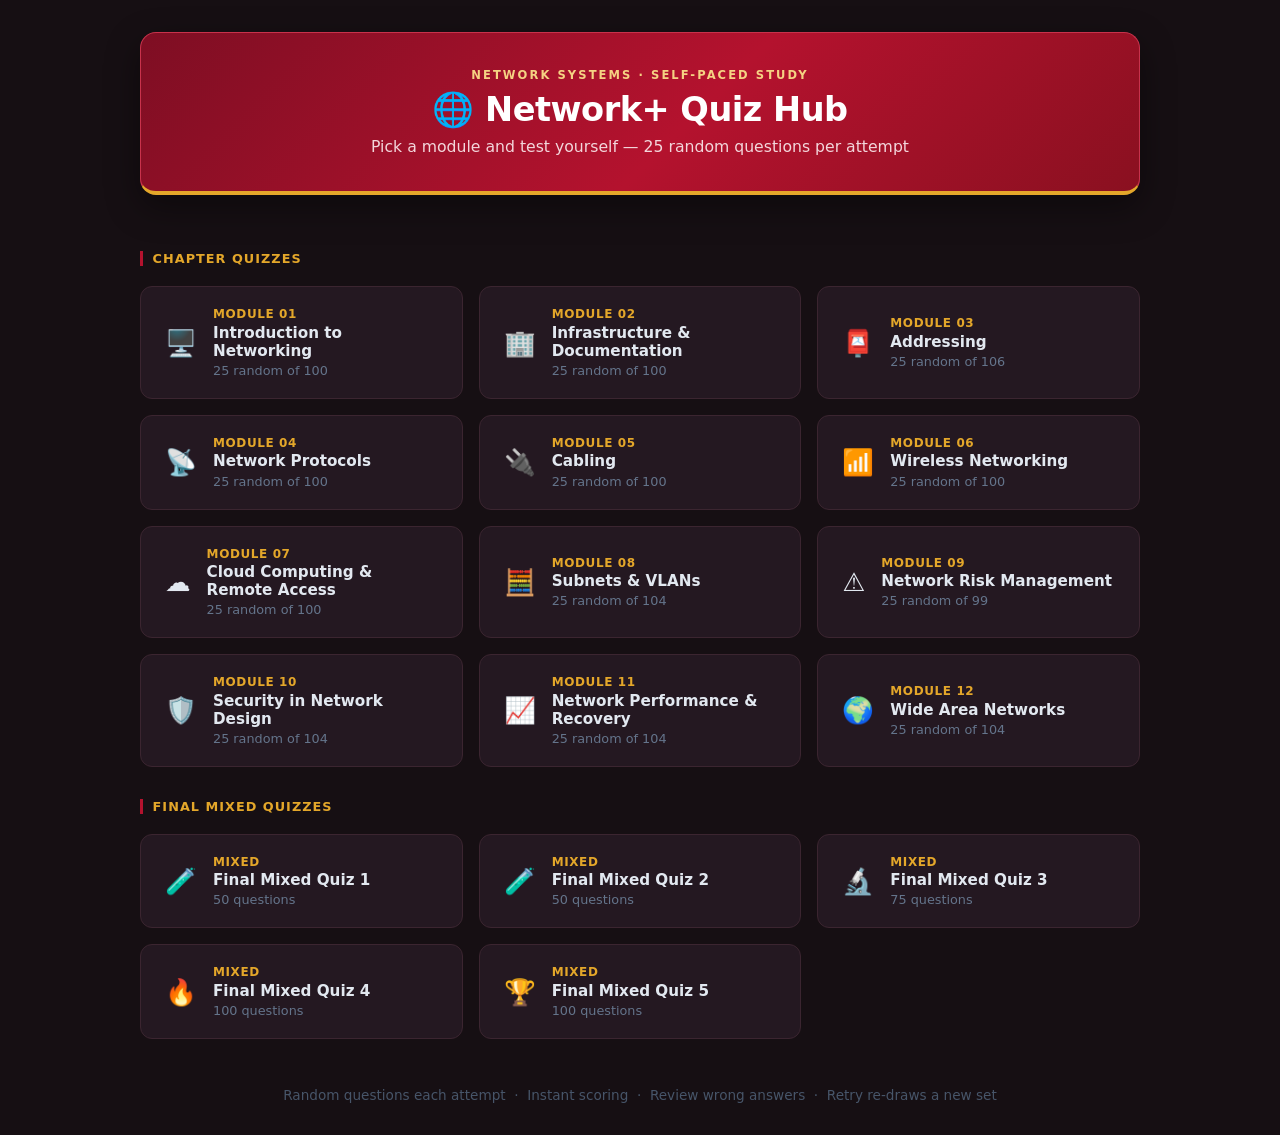
<file: 03-quiz/index.html>
<!DOCTYPE html>
<html lang="en">
<head>
  <meta charset="UTF-8" />
  <meta name="viewport" content="width=device-width, initial-scale=1.0" />
  <title>Network+ — Quiz Hub</title>
  <style>
    * { box-sizing: border-box; margin: 0; padding: 0; }

    body {
      font-family: 'Segoe UI', system-ui, sans-serif;
      background: #160F13;
      color: #e2e8f0;
      min-height: 100vh;
      padding: 2rem 1rem;
    }

    header {
      text-align: center;
      max-width: 1000px;
      margin: 0 auto 2.5rem;
      background: linear-gradient(135deg, #7E0E23 0%, #B4122E 55%, #8A1020 100%);
      border: 1px solid #C8324B;
      border-bottom: 4px solid #E4A72A;
      border-radius: 16px;
      padding: 2.2rem 1.5rem;
      box-shadow: 0 12px 34px rgba(0, 0, 0, 0.4);
    }

    header .eyebrow {
      font-size: 0.72rem;
      font-weight: 700;
      letter-spacing: 0.18em;
      text-transform: uppercase;
      color: #F5D283;
      margin-bottom: 0.5rem;
    }

    header h1 {
      font-size: 2.1rem;
      font-weight: 800;
      color: #ffffff;
      letter-spacing: -0.5px;
    }

    header p {
      margin-top: 0.5rem;
      color: #F3D6DB;
      font-size: 0.98rem;
    }

    .grid {
      display: grid;
      grid-template-columns: repeat(auto-fill, minmax(260px, 1fr));
      gap: 1rem;
      max-width: 1000px;
      margin: 0 auto;
    }

    .card {
      background: #241821;
      border: 1px solid #3B2530;
      border-radius: 12px;
      padding: 1.25rem 1.5rem;
      cursor: pointer;
      text-decoration: none;
      color: inherit;
      display: flex;
      align-items: center;
      gap: 1rem;
      transition: border-color 0.15s, background 0.15s, transform 0.1s;
    }

    .card:hover {
      border-color: #B4122E;
      background: #331C28;
      transform: translateY(-2px);
    }

    .card-icon {
      font-size: 1.6rem;
      flex-shrink: 0;
    }

    .card-body .topic-id {
      font-size: 0.75rem;
      font-weight: 700;
      color: #E4A72A;
      text-transform: uppercase;
      letter-spacing: 0.05em;
    }

    .card-body .topic-title {
      font-size: 0.95rem;
      font-weight: 600;
      color: #e2e8f0;
      margin-top: 0.15rem;
    }

    .card-body .q-count {
      font-size: 0.8rem;
      color: #64748b;
      margin-top: 0.2rem;
    }

    footer {
      text-align: center;
      margin-top: 3rem;
      color: #475569;
      font-size: 0.85rem;
    }
  </style>
</head>
<body>

<header>
  <div class="eyebrow">Network Systems · Self-Paced Study</div>
  <h1>🌐 Network+ Quiz Hub</h1>
  <p>Pick a module and test yourself — 25 random questions per attempt</p>
</header>

<div class="grid" id="grid"></div>

<footer>Random questions each attempt &nbsp;·&nbsp; Instant scoring &nbsp;·&nbsp; Review wrong answers &nbsp;·&nbsp; Retry re-draws a new set</footer>

<script src="data.js"></script>
<script src="data-02.js"></script>
<script src="data-03.js"></script>
<script src="data-04.js"></script>
<script src="data-05.js"></script>
<script src="data-06.js"></script>
<script src="data-07.js"></script>
<script src="data-08.js"></script>
<script src="data-09.js"></script>
<script src="data-10.js"></script>
<script src="data-11.js"></script>
<script src="data-12.js"></script>
<script src="data-01-b.js"></script>
<script src="data-02-b.js"></script>
<script src="data-03-b.js"></script>
<script src="data-04-b.js"></script>
<script src="data-05-b.js"></script>
<script src="data-06-b.js"></script>
<script src="data-07-b.js"></script>
<script src="data-08-b.js"></script>
<script src="data-09-b.js"></script>
<script src="data-10-b.js"></script>
<script src="data-11-b.js"></script>
<script src="data-12-b.js"></script>
<script src="data-topup.js"></script>
<script src="data-topup-2.js"></script>
<script src="data-mixed-1.js"></script>
<script src="data-mixed-2.js"></script>
<script src="data-mixed-3.js"></script>
<script src="data-mixed-4.js"></script>
<script src="data-mixed-5.js"></script>
<script>
  const ICONS = {
    "01": "🖥️", "02": "🏢", "03": "📮", "04": "📡",
    "05": "🔌", "06": "📶", "07": "☁️", "08": "🧮",
    "09": "⚠️", "10": "🛡️", "11": "📈", "12": "🌍",
    "mixed-1": "🧪", "mixed-2": "🧪", "mixed-3": "🔬",
    "mixed-4": "🔥", "mixed-5": "🏆",
  };

  const MIXED_IDS = ["mixed-1","mixed-2","mixed-3","mixed-4","mixed-5"];

  const topicTopics = TOPICS.filter(t => !MIXED_IDS.includes(t.id));
  const mixedTopics = TOPICS.filter(t => MIXED_IDS.includes(t.id));

  const grid = document.getElementById("grid");

  function renderCards(list, labelText) {
    const section = document.createElement("div");
    section.style.cssText = "grid-column:1/-1;margin:1rem 0 0.25rem;";
    section.innerHTML = `<p style="font-size:0.8rem;font-weight:700;color:#E4A72A;text-transform:uppercase;letter-spacing:0.08em;border-left:3px solid #B4122E;padding-left:0.6rem">${labelText}</p>`;
    grid.appendChild(section);

    list.forEach(topic => {
      const qs = QUESTIONS[topic.id] || [];
      const attempt = attemptSizeFor(topic.id, qs.length);
      const countText = attempt < qs.length
        ? `${attempt} random of ${qs.length}`
        : `${qs.length} questions`;
      const a = document.createElement("a");
      a.className = "card";
      a.href = `quiz.html?topic=${topic.id}`;
      const label = MIXED_IDS.includes(topic.id) ? "Mixed" : `Module ${topic.id}`;
      a.innerHTML = `
        <div class="card-icon">${ICONS[topic.id] || "📋"}</div>
        <div class="card-body">
          <div class="topic-id">${label}</div>
          <div class="topic-title">${topic.title}</div>
          <div class="q-count">${countText}</div>
        </div>`;
      grid.appendChild(a);
    });
  }

  renderCards(topicTopics, "Chapter Quizzes");
  renderCards(mixedTopics, "Final Mixed Quizzes");
</script>
</body>
</html>
</file>
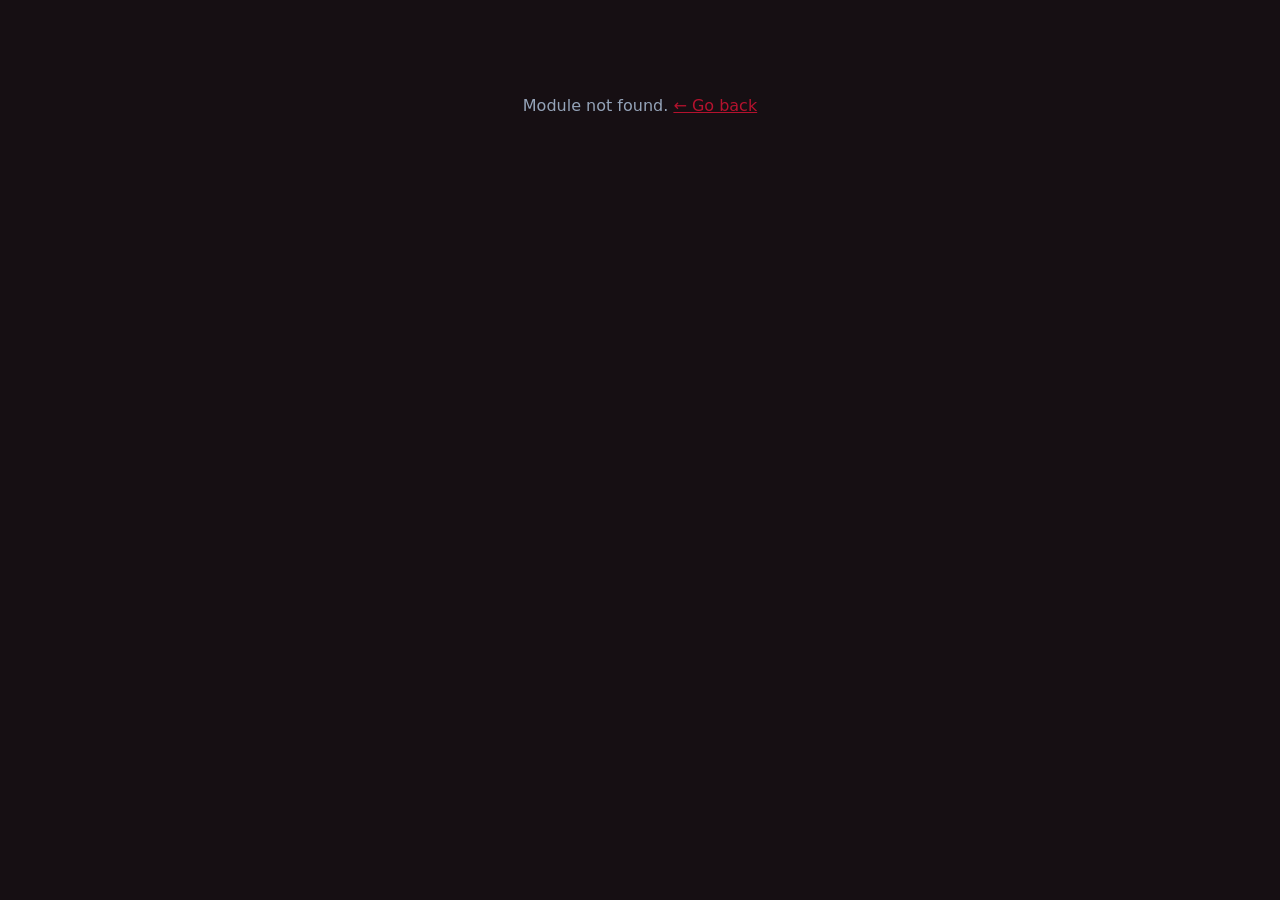
<file: 03-quiz/quiz.html>
<!DOCTYPE html>
<html lang="en">
<head>
  <meta charset="UTF-8" />
  <meta name="viewport" content="width=device-width, initial-scale=1.0" />
  <title>Network+ — Quiz</title>
  <style>
    * { box-sizing: border-box; margin: 0; padding: 0; }

    body {
      font-family: 'Segoe UI', system-ui, sans-serif;
      background: #160F13;
      color: #e2e8f0;
      min-height: 100vh;
      display: flex;
      flex-direction: column;
      align-items: center;
      padding: 2rem 1rem;
    }

    #app { width: 100%; max-width: 960px; }

    /* ── Two-column layout: quiz + sidebar ── */
    .quiz-body {
      display: flex;
      gap: 1.5rem;
      align-items: flex-start;
    }
    .quiz-main { flex: 1; min-width: 0; }

    .quiz-side {
      width: 220px;
      flex-shrink: 0;
      background: #241821;
      border: 1px solid #3B2530;
      border-radius: 14px;
      padding: 1rem;
      position: sticky;
      top: 1rem;
    }

    .timer {
      font-size: 1.5rem;
      font-weight: 800;
      text-align: center;
      color: #f1f5f9;
      font-variant-numeric: tabular-nums;
      letter-spacing: 1px;
    }
    .timer-label {
      text-align: center;
      font-size: 0.65rem;
      text-transform: uppercase;
      letter-spacing: 0.08em;
      color: #475569;
      margin-bottom: 0.6rem;
    }
    .side-summary {
      text-align: center;
      font-size: 0.75rem;
      color: #64748b;
      margin-bottom: 0.75rem;
    }

    .qnav-title {
      font-size: 0.65rem;
      text-transform: uppercase;
      letter-spacing: 0.08em;
      color: #475569;
      margin-bottom: 0.4rem;
    }
    .qnav {
      display: grid;
      grid-template-columns: repeat(5, 1fr);
      gap: 0.35rem;
      max-height: 340px;
      overflow-y: auto;
    }
    .qnav button {
      aspect-ratio: 1 / 1;
      border-radius: 6px;
      border: 1.5px solid #3B2530;
      background: #1C131A;
      color: #94a3b8;
      font-size: 0.78rem;
      font-weight: 600;
      cursor: pointer;
      padding: 0;
      transition: border-color 0.12s, background 0.12s;
    }
    .qnav button:hover { border-color: #B4122E; }
    .qnav button.answered {
      background: #0f2a1a;
      border-color: #22c55e;
      color: #86efac;
    }
    .qnav button.current {
      border-color: #B4122E;
      box-shadow: 0 0 0 1px #B4122E;
      color: #fff;
    }

    .side-finish { width: 100%; margin-top: 0.9rem; }

    @media (max-width: 760px) {
      .quiz-body { flex-direction: column; }
      .quiz-side { width: 100%; position: static; }
      .qnav { max-height: 200px; }
    }

    /* ── Header ── */
    .quiz-header {
      display: flex;
      align-items: center;
      gap: 1rem;
      margin-bottom: 1.5rem;
    }

    .back-btn {
      color: #64748b;
      text-decoration: none;
      font-size: 0.85rem;
      display: flex;
      align-items: center;
      gap: 0.3rem;
      transition: color 0.15s;
    }
    .back-btn:hover { color: #94a3b8; }

    .topic-label {
      font-size: 0.8rem;
      font-weight: 600;
      color: #E4A72A;
      text-transform: uppercase;
      letter-spacing: 0.05em;
      margin-left: auto;
    }

    /* ── Progress ── */
    .progress-bar-wrap {
      background: #241821;
      border-radius: 99px;
      height: 6px;
      margin-bottom: 0.6rem;
      overflow: hidden;
    }

    .progress-bar-fill {
      height: 100%;
      background: linear-gradient(90deg, #B4122E, #E4A72A);
      border-radius: 99px;
      transition: width 0.3s ease;
    }

    .progress-text {
      font-size: 0.8rem;
      color: #64748b;
      margin-bottom: 1.5rem;
    }

    /* ── Question card ── */
    .question-card {
      background: #241821;
      border: 1px solid #3B2530;
      border-radius: 14px;
      padding: 1.75rem 2rem;
    }

    .question-text {
      font-size: 1.05rem;
      font-weight: 600;
      line-height: 1.55;
      color: #f1f5f9;
      margin-bottom: 1.5rem;
    }

    .options { display: flex; flex-direction: column; gap: 0.65rem; }

    .option {
      background: #1C131A;
      border: 1.5px solid #3B2530;
      border-radius: 10px;
      padding: 0.85rem 1.1rem;
      cursor: pointer;
      font-size: 0.93rem;
      line-height: 1.45;
      transition: border-color 0.12s, background 0.12s;
      display: flex;
      align-items: flex-start;
      gap: 0.75rem;
    }

    .option:hover:not(.locked) {
      border-color: #B4122E;
      background: #331C28;
    }

    .option .opt-letter {
      font-weight: 700;
      color: #E4A72A;
      min-width: 1.1rem;
      flex-shrink: 0;
    }

    .option.correct {
      border-color: #22c55e;
      background: #052e16;
    }
    .option.correct .opt-letter { color: #22c55e; }

    .option.wrong {
      border-color: #ef4444;
      background: #2a0a0a;
    }
    .option.wrong .opt-letter { color: #ef4444; }

    .option.reveal {
      border-color: #22c55e;
      background: #052e16;
      opacity: 0.7;
    }
    .option.reveal .opt-letter { color: #22c55e; }

    /* ── Explanation ── */
    .explanation {
      margin-top: 1.25rem;
      padding: 1rem 1.1rem;
      background: #1C131A;
      border-left: 3px solid #B4122E;
      border-radius: 0 8px 8px 0;
      font-size: 0.88rem;
      color: #94a3b8;
      line-height: 1.6;
      display: none;
    }
    .explanation.show { display: block; }
    .explanation strong { color: #cbd5e1; }

    /* ── Buttons ── */
    .btn-row {
      display: flex;
      justify-content: space-between;
      gap: 0.75rem;
      margin-top: 1.5rem;
    }
    .btn-outline:disabled { opacity: 0.35; cursor: default; }

    .btn {
      background: #B4122E;
      color: #fff;
      border: none;
      border-radius: 8px;
      padding: 0.65rem 1.5rem;
      font-size: 0.9rem;
      font-weight: 600;
      cursor: pointer;
      transition: background 0.15s;
    }
    .btn:hover { background: #D8213F; }
    .btn:disabled { background: #3B2530; color: #475569; cursor: default; }

    /* ── Results screen ── */
    #results { display: none; }

    .score-circle {
      width: 120px;
      height: 120px;
      border-radius: 50%;
      border: 6px solid #B4122E;
      display: flex;
      flex-direction: column;
      align-items: center;
      justify-content: center;
      margin: 0 auto 1.5rem;
    }

    .score-circle .score-num {
      font-size: 2rem;
      font-weight: 800;
      color: #f1f5f9;
      line-height: 1;
    }

    .score-circle .score-denom {
      font-size: 0.85rem;
      color: #64748b;
    }

    .result-title {
      text-align: center;
      font-size: 1.3rem;
      font-weight: 700;
      color: #f1f5f9;
      margin-bottom: 0.4rem;
    }

    .result-sub {
      text-align: center;
      color: #64748b;
      font-size: 0.9rem;
      margin-bottom: 2rem;
    }

    .review-list { display: flex; flex-direction: column; gap: 1rem; }

    .review-item {
      background: #241821;
      border: 1px solid #3B2530;
      border-radius: 10px;
      padding: 1.1rem 1.25rem;
    }

    .review-item .review-q {
      font-size: 0.9rem;
      font-weight: 600;
      color: #cbd5e1;
      margin-bottom: 0.5rem;
    }

    .review-item .review-your {
      font-size: 0.83rem;
      color: #ef4444;
      margin-bottom: 0.2rem;
    }

    .review-item .review-correct {
      font-size: 0.83rem;
      color: #22c55e;
      margin-bottom: 0.5rem;
    }

    .review-item .review-good {
      font-size: 0.83rem;
      color: #22c55e;
      margin-bottom: 0.2rem;
    }

    .review-item .review-explain {
      font-size: 0.82rem;
      color: #64748b;
      line-height: 1.55;
      border-top: 1px solid #3B2530;
      padding-top: 0.5rem;
    }

    .review-item.rev-correct { border-left: 3px solid #22c55e; }
    .review-item.rev-wrong   { border-left: 3px solid #ef4444; }
    .review-item.rev-skip    { border-left: 3px solid #64748b; }

    .result-actions {
      display: flex;
      gap: 0.75rem;
      justify-content: center;
      margin-top: 2rem;
      flex-wrap: wrap;
    }

    .btn-outline {
      background: transparent;
      border: 1.5px solid #B4122E;
      color: #B4122E;
      border-radius: 8px;
      padding: 0.65rem 1.4rem;
      font-size: 0.9rem;
      font-weight: 600;
      cursor: pointer;
      transition: background 0.15s;
      text-decoration: none;
    }
    .btn-outline:hover { background: #331C28; }

    .all-correct .score-circle { border-color: #22c55e; }
    .all-correct .score-num { color: #22c55e; }
  </style>
</head>
<body>
<div id="app">

  <!-- Quiz screen -->
  <div id="quiz">
    <div class="quiz-header">
      <a class="back-btn" href="index.html">← All Modules</a>
      <span class="topic-label" id="topic-label"></span>
    </div>

    <div class="quiz-body">
      <div class="quiz-main">
        <div class="progress-bar-wrap">
          <div class="progress-bar-fill" id="progress-fill" style="width:0%"></div>
        </div>
        <div class="progress-text" id="progress-text"></div>

        <div class="question-card">
          <div class="question-text" id="question-text"></div>
          <div class="options" id="options"></div>
          <div class="explanation" id="explanation"></div>
        </div>

        <div class="btn-row">
          <button class="btn-outline" id="back-btn" disabled>← Back</button>
          <button class="btn" id="next-btn">Skip →</button>
        </div>
      </div>

      <aside class="quiz-side">
        <div class="timer" id="timer">00:00</div>
        <div class="timer-label">Elapsed</div>
        <div class="side-summary" id="side-summary"></div>
        <div class="qnav-title">Questions</div>
        <div class="qnav" id="qnav"></div>
        <button class="btn side-finish" id="finish-btn">Finish ▸</button>
      </aside>
    </div>
  </div>

  <!-- Results screen -->
  <div id="results">
    <div class="quiz-header">
      <a class="back-btn" href="index.html">← All Modules</a>
      <span class="topic-label" id="results-label"></span>
    </div>

    <div class="question-card" id="score-card">
      <div class="score-circle" id="score-circle">
        <span class="score-num" id="score-num"></span>
        <span class="score-denom" id="score-denom"></span>
      </div>
      <div class="result-title" id="result-title"></div>
      <div class="result-sub" id="result-sub"></div>

      <div class="review-list" id="review-list"></div>

      <div class="result-actions">
        <button class="btn" onclick="restartQuiz()">↺ Retry</button>
        <a class="btn-outline" href="index.html">All Modules</a>
      </div>
    </div>
  </div>

</div>

<script src="data.js"></script>
<script src="data-02.js"></script>
<script src="data-03.js"></script>
<script src="data-04.js"></script>
<script src="data-05.js"></script>
<script src="data-06.js"></script>
<script src="data-07.js"></script>
<script src="data-08.js"></script>
<script src="data-09.js"></script>
<script src="data-10.js"></script>
<script src="data-11.js"></script>
<script src="data-12.js"></script>
<script src="data-01-b.js"></script>
<script src="data-02-b.js"></script>
<script src="data-03-b.js"></script>
<script src="data-04-b.js"></script>
<script src="data-05-b.js"></script>
<script src="data-06-b.js"></script>
<script src="data-07-b.js"></script>
<script src="data-08-b.js"></script>
<script src="data-09-b.js"></script>
<script src="data-10-b.js"></script>
<script src="data-11-b.js"></script>
<script src="data-12-b.js"></script>
<script src="data-topup.js"></script>
<script src="data-topup-2.js"></script>
<script src="data-mixed-1.js"></script>
<script src="data-mixed-2.js"></script>
<script src="data-mixed-3.js"></script>
<script src="data-mixed-4.js"></script>
<script src="data-mixed-5.js"></script>
<script>
  // ── Init ──────────────────────────────────────────────────────────────────
  const params = new URLSearchParams(location.search);
  const topicId = params.get("topic");

  const topic = TOPICS.find(t => t.id === topicId);
  const questions = QUESTIONS[topicId];

  if (!topic || !questions || questions.length === 0) {
    document.body.innerHTML = `<div style="text-align:center;padding:4rem;color:#94a3b8">
      Module not found. <a href="index.html" style="color:#B4122E">← Go back</a></div>`;
    throw new Error("Topic not found");
  }

  document.title = `Quiz — ${topic.title}`;
  document.getElementById("topic-label").textContent = topic.title;
  document.getElementById("results-label").textContent = topic.title;

  // How many questions this attempt shows (random subset of the pool).
  const urlN = parseInt(params.get("n"), 10);
  const attemptSize = (urlN > 0)
    ? Math.min(urlN, questions.length)
    : attemptSizeFor(topicId, questions.length);

  // Shuffle a question's options so the correct answer isn't always in the
  // same position; remap the answer index to match the new order.
  function shuffleOptions(q) {
    const order = q.options.map((_, i) => i).sort(() => Math.random() - 0.5);
    return {
      q: q.q,
      options: order.map(i => q.options[i]),
      answer: order.indexOf(q.answer),
      explain: q.explain,
    };
  }

  // Pick a fresh random subset from the full pool, options shuffled, per attempt.
  function pickQuestions() {
    return [...questions]
      .sort(() => Math.random() - 0.5)
      .slice(0, attemptSize)
      .map(shuffleOptions);
  }

  const LETTERS = ["A", "B", "C", "D", "E", "F"];
  let shuffled = pickQuestions();
  let current = 0;
  let userAnswers = new Array(shuffled.length).fill(null);

  // ── Timer (counts up) ─────────────────────────────────────────────────────
  let elapsed = 0;
  let timerId = null;
  function fmtTime(s) {
    const m = Math.floor(s / 60), ss = s % 60;
    return String(m).padStart(2, "0") + ":" + String(ss).padStart(2, "0");
  }
  function startTimer() {
    stopTimer();
    elapsed = 0;
    document.getElementById("timer").textContent = fmtTime(0);
    timerId = setInterval(() => {
      elapsed++;
      document.getElementById("timer").textContent = fmtTime(elapsed);
    }, 1000);
  }
  function stopTimer() { if (timerId) { clearInterval(timerId); timerId = null; } }

  // ── Sidebar question navigator ────────────────────────────────────────────
  function renderNav() {
    const nav = document.getElementById("qnav");
    nav.innerHTML = "";
    shuffled.forEach((q, i) => {
      const b = document.createElement("button");
      b.textContent = i + 1;
      if (userAnswers[i] !== null) b.classList.add("answered");
      if (i === current) b.classList.add("current");
      b.title = userAnswers[i] !== null ? `Question ${i + 1} — answered` : `Question ${i + 1} — not answered`;
      b.addEventListener("click", () => { current = i; render(); });
      nav.appendChild(b);
    });
    const ans = userAnswers.filter(a => a !== null).length;
    document.getElementById("side-summary").textContent =
      `${ans} answered · ${shuffled.length - ans} left`;
  }

  // ── Render question (restores answered state when navigating back) ─────────
  function render() {
    const q = shuffled[current];
    const chosen = userAnswers[current];
    const answered = chosen !== null;

    // Progress
    document.getElementById("progress-fill").style.width =
      `${(current / shuffled.length) * 100}%`;
    document.getElementById("progress-text").textContent =
      `Question ${current + 1} of ${shuffled.length}`;

    // Question
    document.getElementById("question-text").textContent = q.q;

    // Options
    const optContainer = document.getElementById("options");
    optContainer.innerHTML = "";
    q.options.forEach((text, i) => {
      const div = document.createElement("div");
      div.className = "option";
      div.innerHTML = `<span class="opt-letter">${LETTERS[i]}</span><span>${text}</span>`;
      if (answered) {
        div.classList.add("locked");
        if (i === chosen && chosen === q.answer) div.classList.add("correct");
        else if (i === chosen) div.classList.add("wrong");
        else if (i === q.answer) div.classList.add("reveal");
      } else {
        div.addEventListener("click", () => selectAnswer(i));
      }
      optContainer.appendChild(div);
    });

    // Explanation (only after answering)
    const exp = document.getElementById("explanation");
    if (answered) {
      exp.innerHTML = `<strong>Explanation:</strong> ${q.explain}`;
      exp.classList.add("show");
    } else {
      exp.classList.remove("show");
      exp.innerHTML = "";
    }

    // Buttons
    document.getElementById("back-btn").disabled = current === 0;
    const nextBtn = document.getElementById("next-btn");
    const last = current === shuffled.length - 1;
    nextBtn.textContent = last ? "See Results" : (answered ? "Next →" : "Skip →");

    renderNav();
  }

  // ── Select answer ─────────────────────────────────────────────────────────
  function selectAnswer(chosen) {
    if (userAnswers[current] !== null) return; // already answered
    userAnswers[current] = chosen;
    render();                                   // re-render to lock + reveal
  }

  // ── Navigation: Back / Skip / Next / Finish ───────────────────────────────
  document.getElementById("back-btn").addEventListener("click", () => {
    if (current > 0) { current--; render(); }
  });
  document.getElementById("next-btn").addEventListener("click", () => {
    if (current < shuffled.length - 1) { current++; render(); }
    else showResults();
  });
  document.getElementById("finish-btn").addEventListener("click", () => {
    const left = userAnswers.filter(a => a === null).length;
    if (left > 0 && !confirm(`You have ${left} unanswered question(s). Finish and submit now?`)) return;
    showResults();
  });

  // ── Results ───────────────────────────────────────────────────────────────
  function showResults() {
    stopTimer();
    document.getElementById("quiz").style.display = "none";
    document.getElementById("results").style.display = "block";

    const total = shuffled.length;
    const score = shuffled.reduce((s, q, i) => s + (userAnswers[i] === q.answer ? 1 : 0), 0);
    const answeredCount = userAnswers.filter(a => a !== null).length;
    const pct = Math.round((score / total) * 100);

    document.getElementById("score-num").textContent = score;
    document.getElementById("score-denom").textContent = `/ ${total}`;

    let title, sub;
    if (pct === 100) {
      title = "Perfect Score! 🎉";
      sub = "Flawless. You know this module cold.";
      document.getElementById("score-card").classList.add("all-correct");
    } else if (pct >= 80) {
      title = "Great Work! 👏";
      sub = `${pct}% — solid understanding. Review below.`;
    } else if (pct >= 60) {
      title = "Getting There 💪";
      sub = `${pct}% — re-read the notes and try again.`;
    } else {
      title = "Keep Studying 📖";
      sub = `${pct}% — go back to the notes, then retry.`;
    }
    if (answeredCount < total) sub += ` · ${total - answeredCount} skipped`;
    sub += ` · ⏱ ${fmtTime(elapsed)}`;

    document.getElementById("result-title").textContent = title;
    document.getElementById("result-sub").textContent = sub;

    // Full review — every question: your answer, correct answer, explanation
    const reviewList = document.getElementById("review-list");
    reviewList.innerHTML =
      `<p style="font-size:0.75rem;font-weight:700;color:#475569;text-transform:uppercase;letter-spacing:0.06em;margin-bottom:0.25rem">Review — all ${total} questions</p>`;

    shuffled.forEach((q, i) => {
      const chosen = userAnswers[i];
      const isCorrect = chosen === q.answer;
      const div = document.createElement("div");
      div.className = "review-item " + (chosen === null ? "rev-skip" : isCorrect ? "rev-correct" : "rev-wrong");

      let yourLine;
      if (chosen === null) {
        yourLine = `<div class="review-your">— Not answered</div>`;
      } else if (isCorrect) {
        yourLine = `<div class="review-good">✓ Your answer: ${LETTERS[chosen]}. ${q.options[chosen]}</div>`;
      } else {
        yourLine = `<div class="review-your">✗ Your answer: ${LETTERS[chosen]}. ${q.options[chosen]}</div>`;
      }
      const correctLine = isCorrect ? "" :
        `<div class="review-correct">✓ Correct: ${LETTERS[q.answer]}. ${q.options[q.answer]}</div>`;

      div.innerHTML = `
        <div class="review-q">Q${i + 1}: ${q.q}</div>
        ${yourLine}
        ${correctLine}
        <div class="review-explain">${q.explain}</div>`;
      reviewList.appendChild(div);
    });
  }

  // ── Retry ─────────────────────────────────────────────────────────────────
  function restartQuiz() {
    current = 0;
    shuffled = pickQuestions();               // new random subset each retry
    userAnswers = new Array(shuffled.length).fill(null);
    document.getElementById("results").style.display = "none";
    document.getElementById("quiz").style.display = "block";
    document.getElementById("score-card").classList.remove("all-correct");
    startTimer();
    render();
  }

  // ── Start ─────────────────────────────────────────────────────────────────
  startTimer();
  render();
</script>
</body>
</html>
</file>
